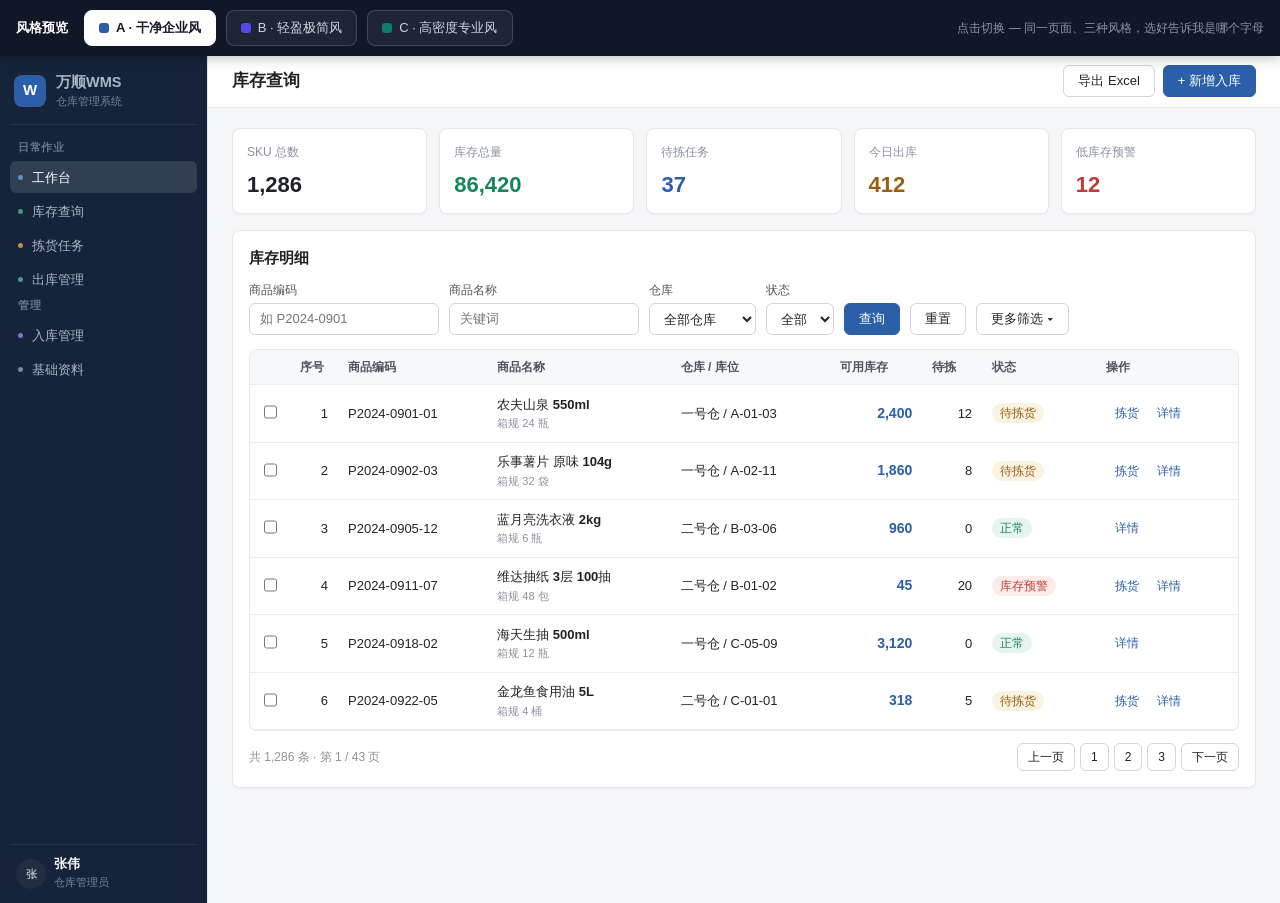
<file: docs/ui-preview.html>
<!doctype html>
<html lang="zh-CN">
<head>
<meta charset="utf-8">
<meta name="viewport" content="width=device-width, initial-scale=1">
<title>风格预览 — 万顺WMS</title>
<style>
/* ============ 变体令牌 ============ */
body[data-variant="a"] {
  /* A · 干净企业风（飞书 / AntD） */
  --bg: #f5f6f8; --panel: #fff; --soft: #f7f8fa;
  --line: #e4e7ec; --line-2: #cfd6de; --row-line: #eceef1;
  --text: #1f2329; --text-2: #4e5561; --muted: #8a919f;
  --accent: #2b5fa8; --accent-dark: #24507e; --accent-soft: #eef4fb;
  --success: #16865a; --success-soft: #e6f4ee;
  --warn: #96600f; --warn-soft: #faf3e2;
  --danger: #bf3b34; --danger-soft: #fbeceb;
  --side: #16233a; --side-text: #aab7c9; --side-act: rgba(255,255,255,.12);
  --r-s: 6px; --r-m: 8px; --r-l: 10px;
  --h: 32px; --h-s: 28px;
  --shadow: 0 1px 2px rgba(16,24,40,.04);
  --radius-avatar: 8px;
  --gap-page: 16px; --pad-panel: 16px; --cell-y: 8px;
}
body[data-variant="b"] {
  /* B · 轻盈极简风（Linear / Vercel） */
  --bg: #fafafa; --panel: #fff; --soft: #f6f6f7;
  --line: #ebebee; --line-2: #e0e0e3; --row-line: #f0f0f2;
  --text: #17171c; --text-2: #55555e; --muted: #9b9ba4;
  --accent: #5148e6; --accent-dark: #4038c7; --accent-soft: #eeedfd;
  --success: #12946b; --success-soft: #e7f6f0;
  --warn: #a06514; --warn-soft: #faf3e4;
  --danger: #d5382f; --danger-soft: #fdeeed;
  --side: #ffffff; --side-text: #6b6b76; --side-act: #f0f0f2;
  --r-s: 8px; --r-m: 10px; --r-l: 14px;
  --h: 34px; --h-s: 30px;
  --shadow: 0 1px 3px rgba(20,20,25,.05), 0 6px 24px rgba(20,20,25,.04);
  --radius-avatar: 10px;
  --gap-page: 20px; --pad-panel: 20px; --cell-y: 10px;
}
body[data-variant="c"] {
  /* C · 高密度专业风（金融终端 / 精修表格） */
  --bg: #eef0f3; --panel: #fff; --soft: #f4f6f8;
  --line: #dfe3e8; --line-2: #c9d0d9; --row-line: #e8ebef;
  --text: #1a2129; --text-2: #454e59; --muted: #7d8794;
  --accent: #0e7d6c; --accent-dark: #0a6557; --accent-soft: #e5f3f0;
  --success: #0e7d6c; --success-soft: #e5f3f0;
  --warn: #94610c; --warn-soft: #faf3e1;
  --danger: #b03a30; --danger-soft: #fbecea;
  --side: #101820; --side-text: #8d9aa8; --side-act: rgba(78,140,184,.22);
  --r-s: 3px; --r-m: 4px; --r-l: 6px;
  --h: 28px; --h-s: 24px;
  --shadow: none;
  --radius-avatar: 4px;
  --gap-page: 12px; --pad-panel: 12px; --cell-y: 5px;
}

* { box-sizing: border-box; }
body {
  margin: 0; color: var(--text); background: var(--bg);
  font: 14px/1.5 -apple-system, BlinkMacSystemFont, "Segoe UI", "PingFang SC", "Microsoft YaHei", sans-serif;
  transition: background .2s ease;
}
button, input { font: inherit; }

/* ============ 风格切换条 ============ */
.picker {
  position: sticky; top: 0; z-index: 99;
  display: flex; align-items: center; gap: 10px;
  padding: 10px 16px;
  background: #101828; color: #fff;
  box-shadow: 0 2px 12px rgba(0,0,0,.25);
}
.picker strong { font-size: 13px; margin-right: 6px; }
.picker button {
  display: inline-flex; align-items: center; gap: 7px;
  padding: 7px 14px; border-radius: 8px;
  border: 1px solid rgba(255,255,255,.16);
  background: rgba(255,255,255,.06); color: #cdd5df;
  font-size: 13px; cursor: pointer;
}
.picker button .dot { width: 10px; height: 10px; border-radius: 3px; }
.picker button.on { background: #fff; color: #101828; border-color: #fff; font-weight: 600; }
.picker .tip { margin-left: auto; font-size: 12px; color: #8b95a5; }

/* ============ 布局 ============ */
.app { display: grid; grid-template-columns: 208px minmax(0,1fr); min-height: calc(100vh - 53px); }
.sidebar {
  display: flex; flex-direction: column;
  padding: 16px 10px 12px;
  color: var(--side-text); background: var(--side);
  border-right: 1px solid var(--line);
}
.brand { display: flex; align-items: center; gap: 10px; padding: 0 4px 14px; border-bottom: 1px solid var(--line); }
.brand .mark {
  display: grid; place-items: center; width: 32px; height: 32px;
  background: var(--accent); color: #fff; border-radius: var(--radius-avatar);
  font-weight: 700; font-size: 15px;
}
body[data-variant="b"] .brand .mark { color: #fff; }
.brand strong { font-size: 14.5px; font-weight: 600; }
body[data-variant="b"] .brand strong { color: var(--text); }
body[data-variant="b"] .brand { border-color: var(--line); }
body[data-variant="a"] .brand, body[data-variant="c"] .brand { border-color: rgba(255,255,255,.08); }
.brand small { display: block; font-size: 11px; font-weight: 400; opacity: .65; }
.nav { flex: 1; margin-top: 14px; display: grid; gap: 2px; align-content: start; }
.nav-title { margin: 0 0 4px 8px; font-size: 11px; font-weight: 600; letter-spacing: .06em; text-transform: uppercase; opacity: .55; }
.nav button {
  display: flex; align-items: center; gap: 9px; width: 100%;
  min-height: 32px; padding: 5px 8px;
  border: 0; border-radius: var(--r-s); background: transparent;
  color: inherit; font-size: 13px; text-align: left; cursor: pointer;
}
.nav button:hover { background: rgba(127,127,127,.12); }
.nav button.on { background: var(--side-act); color: var(--text); font-weight: 500; }
body[data-variant="a"] .nav button.on, body[data-variant="c"] .nav button.on { color: #fff; }
body[data-variant="b"] .nav button.on { color: var(--accent); background: var(--accent-soft); }
.nav .dot { width: 5px; height: 5px; border-radius: 50%; background: currentColor; opacity: .8; }
.side-user {
  display: flex; align-items: center; gap: 8px;
  padding: 12px 6px 0; border-top: 1px solid var(--line);
}
body[data-variant="a"] .side-user, body[data-variant="c"] .side-user { border-color: rgba(255,255,255,.08); }
.avatar {
  display: grid; place-items: center; width: 30px; height: 30px; border-radius: 50%;
  background: rgba(127,127,127,.18); font-size: 12px; font-weight: 600;
}
body[data-variant="a"] .avatar, body[data-variant="c"] .avatar { color: #fff; }
body[data-variant="b"] .avatar { color: var(--text-2); }
.side-user div { line-height: 1.25; min-width: 0; }
.side-user strong { display: block; font-size: 12.5px; font-weight: 600; color: var(--text); }
body[data-variant="a"] .side-user strong, body[data-variant="c"] .side-user strong { color: #fff; }
.side-user span { font-size: 11px; opacity: .65; }

main { min-width: 0; }
.topbar {
  min-height: 52px; padding: 0 24px;
  display: flex; align-items: center; justify-content: space-between; gap: 12px;
  background: var(--panel); border-bottom: 1px solid var(--line);
}
.topbar h2 { margin: 0; font-size: 17px; font-weight: 650; }
.top-actions { display: flex; gap: 8px; }
.page { padding: 20px 24px 40px; display: grid; gap: var(--gap-page); align-content: start; }

.panel {
  background: var(--panel); border: 1px solid var(--line);
  border-radius: var(--r-m); box-shadow: var(--shadow);
  padding: var(--pad-panel);
}
.panel h3 { margin: 0 0 12px; font-size: 15px; font-weight: 650; }
.metrics { display: grid; grid-template-columns: repeat(5, 1fr); gap: 12px; }
.metric {
  padding: 12px 14px; min-height: 78px;
  background: var(--panel); border: 1px solid var(--line);
  border-radius: var(--r-m); box-shadow: var(--shadow);
}
.metric span { font-size: 12px; color: var(--muted); }
.metric strong { display: block; margin-top: 6px; font-size: 22px; font-weight: 650; font-variant-numeric: tabular-nums; }
.metric.t1 strong { color: var(--accent); } .metric.t2 strong { color: var(--success); }
.metric.t3 strong { color: var(--warn); } .metric.t4 strong { color: var(--danger); }

/* ============ 控件 ============ */
.bar { display: flex; align-items: flex-end; gap: 10px; flex-wrap: wrap; }
.bar label { display: grid; gap: 4px; font-size: 12px; color: var(--text-2); }
input, select {
  min-height: var(--h); padding: 5px 10px; font-size: 13px;
  color: var(--text); background: var(--panel);
  border: 1px solid var(--line-2); border-radius: var(--r-s); outline: none;
}
input:focus, select:focus { border-color: var(--accent); box-shadow: 0 0 0 3px color-mix(in srgb, var(--accent) 16%, transparent); }
.btn {
  display: inline-flex; align-items: center; justify-content: center;
  min-height: var(--h); padding: 0 14px;
  border: 1px solid var(--line-2); border-radius: var(--r-s);
  background: var(--panel); color: var(--text);
  font-size: 13px; font-weight: 500; cursor: pointer; white-space: nowrap;
}
.btn:hover { background: var(--soft); }
.btn.primary { background: var(--accent); border-color: var(--accent); color: #fff; }
.btn.primary:hover { background: var(--accent-dark); }
.btn.sm { min-height: var(--h-s); padding: 0 10px; font-size: 12px; }
.btn.text { border-color: transparent; background: transparent; color: var(--accent); padding: 0 8px; }
.btn.text:hover { background: var(--accent-soft); }

/* ============ 表格 ============ */
.tablewrap { border: 1px solid var(--line); border-radius: var(--r-m); overflow: hidden; margin-top: 14px; }
table { width: 100%; border-collapse: collapse; font-size: 13px; }
th, td { padding: var(--cell-y) 10px; text-align: left; border-bottom: 1px solid var(--row-line); }
th { font-size: 12px; font-weight: 600; color: var(--text-2); background: var(--soft); white-space: nowrap; }
body[data-variant="c"] th, body[data-variant="c"] td { border-right: 1px solid var(--row-line); }
body[data-variant="c"] th:last-child, body[data-variant="c"] td:last-child { border-right: 0; }
body[data-variant="c"] tbody tr:last-child td { border-bottom: 0; }
tbody tr:hover { background: color-mix(in srgb, var(--accent) 4%, var(--panel)); }
td.num { text-align: right; font-variant-numeric: tabular-nums; }
td .name { font-weight: 550; }
td .sub { display: block; margin-top: 1px; font-size: 11px; color: var(--muted); }
.qty { font-size: 14px; font-weight: 650; color: var(--accent); font-variant-numeric: tabular-nums; }
.badge { display: inline-block; padding: 1px 8px; border-radius: 999px; font-size: 12px; font-weight: 500; }
.badge.w { color: var(--warn); background: var(--warn-soft); }
.badge.s { color: var(--success); background: var(--success-soft); }
.badge.d { color: var(--danger); background: var(--danger-soft); }
.pagination { display: flex; justify-content: space-between; align-items: center; margin-top: 12px; font-size: 12px; color: var(--muted); }
.pagination .pg { display: flex; gap: 5px; }
.vh { display: none; }
</style>
</head>
<body data-variant="a">

<div class="picker">
  <strong>风格预览</strong>
  <button data-v="a" class="on"><span class="dot" style="background:#2b5fa8"></span>A · 干净企业风</button>
  <button data-v="b"><span class="dot" style="background:#5148e6"></span>B · 轻盈极简风</button>
  <button data-v="c"><span class="dot" style="background:#0e7d6c"></span>C · 高密度专业风</button>
  <span class="tip">点击切换 — 同一页面、三种风格，选好告诉我是哪个字母</span>
</div>

<div class="app">
  <aside class="sidebar">
    <div class="brand"><span class="mark">W</span><div><strong>万顺WMS</strong><small>仓库管理系统</small></div></div>
    <nav class="nav">
      <div class="nav-title">日常作业</div>
      <button class="on"><span class="dot" style="background:#69a5f9"></span>工作台</button>
      <button><span class="dot" style="background:#47bd86"></span>库存查询</button>
      <button><span class="dot" style="background:#f0ab4b"></span>拣货任务</button>
      <button><span class="dot" style="background:#48b8ba"></span>出库管理</button>
      <div class="nav-title">管理</div>
      <button><span class="dot" style="background:#a487f1"></span>入库管理</button>
      <button><span class="dot" style="background:#91a5b8"></span>基础资料</button>
    </nav>
    <div class="side-user"><span class="avatar">张</span><div><strong>张伟</strong><span>仓库管理员</span></div></div>
  </aside>

  <main>
    <header class="topbar">
      <h2>库存查询</h2>
      <div class="top-actions">
        <button class="btn">导出 Excel</button>
        <button class="btn primary">+ 新增入库</button>
      </div>
    </header>
    <section class="page">

      <div class="metrics">
        <div class="metric"><span>SKU 总数</span><strong>1,286</strong></div>
        <div class="metric t2"><span>库存总量</span><strong>86,420</strong></div>
        <div class="metric t1"><span>待拣任务</span><strong>37</strong></div>
        <div class="metric t3"><span>今日出库</span><strong>412</strong></div>
        <div class="metric t4"><span>低库存预警</span><strong>12</strong></div>
      </div>

      <div class="panel">
        <h3>库存明细</h3>
        <div class="bar">
          <label>商品编码<input placeholder="如 P2024-0901"></label>
          <label>商品名称<input placeholder="关键词"></label>
          <label>仓库<select><option>全部仓库</option><option>上海一号仓</option></select></label>
          <label>状态<select><option>全部</option><option>正常</option><option>预警</option></select></label>
          <button class="btn primary">查询</button>
          <button class="btn">重置</button>
          <button class="btn">更多筛选 ▾</button>
        </div>

        <div class="tablewrap">
          <table>
            <thead><tr>
              <th style="width:36px"></th><th style="width:48px">序号</th><th>商品编码</th>
              <th>商品名称</th><th>仓库 / 库位</th><th class="num">可用库存</th>
              <th class="num">待拣</th><th>状态</th><th>操作</th>
            </tr></thead>
            <tbody>
              <tr><td><input type="checkbox"></td><td class="num">1</td><td>P2024-0901-01</td>
                <td><span class="name">农夫山泉 550ml</span><span class="sub">箱规 24 瓶</span></td>
                <td>一号仓 / A-01-03</td><td class="num qty">2,400</td><td class="num">12</td>
                <td><span class="badge w">待拣货</span></td>
                <td><button class="btn sm text">拣货</button><button class="btn sm text">详情</button></td></tr>
              <tr><td><input type="checkbox"></td><td class="num">2</td><td>P2024-0902-03</td>
                <td><span class="name">乐事薯片 原味 104g</span><span class="sub">箱规 32 袋</span></td>
                <td>一号仓 / A-02-11</td><td class="num qty">1,860</td><td class="num">8</td>
                <td><span class="badge w">待拣货</span></td>
                <td><button class="btn sm text">拣货</button><button class="btn sm text">详情</button></td></tr>
              <tr><td><input type="checkbox"></td><td class="num">3</td><td>P2024-0905-12</td>
                <td><span class="name">蓝月亮洗衣液 2kg</span><span class="sub">箱规 6 瓶</span></td>
                <td>二号仓 / B-03-06</td><td class="num qty">960</td><td class="num">0</td>
                <td><span class="badge s">正常</span></td>
                <td><button class="btn sm text">详情</button></td></tr>
              <tr><td><input type="checkbox"></td><td class="num">4</td><td>P2024-0911-07</td>
                <td><span class="name">维达抽纸 3层 100抽</span><span class="sub">箱规 48 包</span></td>
                <td>二号仓 / B-01-02</td><td class="num qty">45</td><td class="num">20</td>
                <td><span class="badge d">库存预警</span></td>
                <td><button class="btn sm text">拣货</button><button class="btn sm text">详情</button></td></tr>
              <tr><td><input type="checkbox"></td><td class="num">5</td><td>P2024-0918-02</td>
                <td><span class="name">海天生抽 500ml</span><span class="sub">箱规 12 瓶</span></td>
                <td>一号仓 / C-05-09</td><td class="num qty">3,120</td><td class="num">0</td>
                <td><span class="badge s">正常</span></td>
                <td><button class="btn sm text">详情</button></td></tr>
              <tr><td><input type="checkbox"></td><td class="num">6</td><td>P2024-0922-05</td>
                <td><span class="name">金龙鱼食用油 5L</span><span class="sub">箱规 4 桶</span></td>
                <td>二号仓 / C-01-01</td><td class="num qty">318</td><td class="num">5</td>
                <td><span class="badge w">待拣货</span></td>
                <td><button class="btn sm text">拣货</button><button class="btn sm text">详情</button></td></tr>
            </tbody>
          </table>
        </div>
        <div class="pagination">
          <span>共 1,286 条 · 第 1 / 43 页</span>
          <div class="pg"><button class="btn sm">上一页</button><button class="btn sm">1</button><button class="btn sm">2</button><button class="btn sm">3</button><button class="btn sm">下一页</button></div>
        </div>
      </div>

    </section>
  </main>
</div>

<script>
document.querySelectorAll('.picker button').forEach(function (b) {
  b.addEventListener('click', function () {
    document.body.dataset.variant = b.dataset.v;
    document.querySelectorAll('.picker button').forEach(function (x) { x.classList.toggle('on', x === b); });
  });
});
</script>
</body>
</html>
</file>
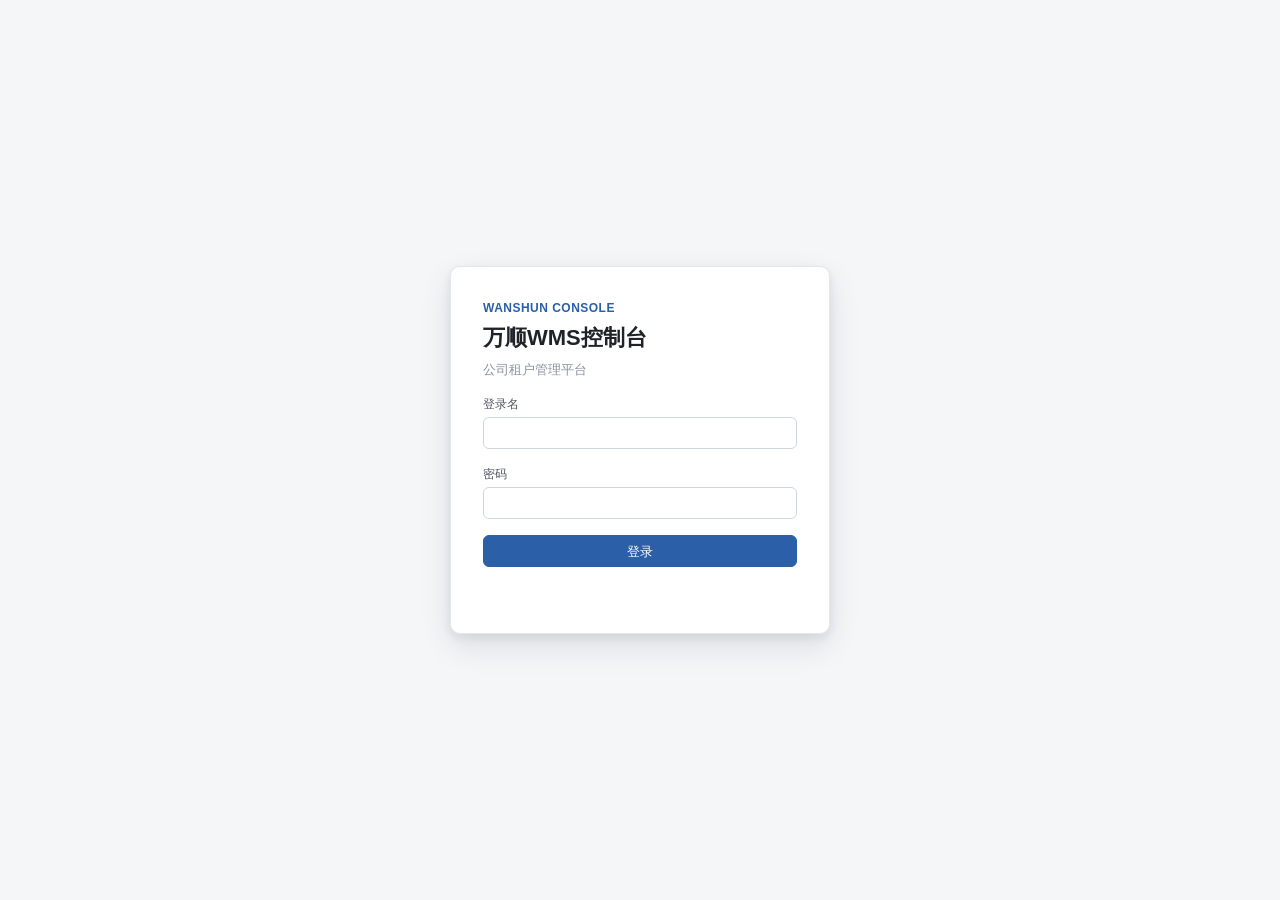
<file: static/console.html>
<!doctype html>
<html lang="zh-CN">
<head>
  <meta charset="utf-8">
  <meta name="viewport" content="width=device-width, initial-scale=1">
  <title>万顺WMS控制台</title>
  <link rel="stylesheet" href="styles.css">
</head>
<body>
<div id="loginView" class="login-view hidden">
  <form id="loginForm" class="login-panel">
    <div>
      <p class="eyebrow">Wanshun Console</p>
      <h1>万顺WMS控制台</h1>
      <p class="login-company">公司租户管理平台</p>
    </div>
    <label>登录名<input name="username" autocomplete="username" required></label>
    <label>密码<input name="password" type="password" autocomplete="current-password" required></label>
    <button class="btn primary" type="submit">登录</button>
    <p id="loginError" class="form-error"></p>
  </form>
</div>

<div id="appView" class="app-shell hidden">
  <aside class="sidebar">
    <div class="brand-workspace">
      <div class="brand">
        <span class="brand-mark">W</span>
        <span class="brand-copy">
          <strong>万顺控制台</strong>
          <span class="console-sub">公司租户管理</span>
        </span>
      </div>
    </div>
    <nav id="nav"></nav>
    <div class="sidebar-user">
      <span id="userAvatar" class="user-avatar"></span>
      <span class="user-copy">
        <strong id="userName"></strong>
        <span>平台管理员</span>
      </span>
      <div class="sidebar-actions">
        <button id="passwordButton" class="btn ghost small" type="button">修改密码</button>
        <button id="logoutButton" class="btn ghost small" type="button">退出</button>
      </div>
    </div>
  </aside>
  <main>
    <header class="topbar">
      <h2 id="pageTitle">公司管理</h2>
    </header>
    <section id="page"></section>
  </main>
</div>

<div id="toast" class="toast hidden"></div>
<script src="console.js"></script>
</body>
</html>
</file>
<file: static/styles.css>
/* ==========================================================================
   万顺WMS — 设计令牌
   间距 4px 栅格 / 圆角 4·6·10 三档 / 控件高 28(紧凑)·32(常规) / 字号 11·12·13·14
   ========================================================================== */
:root {
  /* 灰阶 */
  --bg: #f5f6f8;
  --panel: #ffffff;
  --panel-soft: #f7f8fa;
  --line: #e4e7ec;
  --line-strong: #cfd6de;
  --table-line: #eceef1;
  --text: #1f2329;
  --text-2: #4e5561;
  --muted: #8a919f;

  /* 深色侧栏 */
  --sidebar: #16233a;
  --sidebar-soft: #1d2c47;
  --sidebar-text: #aab7c9;

  /* 品牌与语义色 */
  --primary: #2b5fa8;
  --primary-light: #eef4fb;
  --primary-dark: #24507e;
  --accent: #0f8b8d;
  --violet: #6941c6;
  --amber: #b76e00;
  --success: #16865a;
  --danger: #bf3b34;
  --warning: #96600f;
  --focus: rgba(43, 95, 168, .18);

  /* 圆角与投影 */
  --radius-sm: 4px;
  --radius-md: 6px;
  --radius-lg: 10px;
  --shadow: 0 1px 2px rgba(16, 24, 40, .04);
  --shadow-strong: 0 4px 10px rgba(16, 24, 40, .08), 0 12px 32px rgba(16, 24, 40, .10);

  /* 控件高度 */
  --h-control: 32px;
  --h-control-sm: 28px;
}

/* ==========================================================================
   基础
   ========================================================================== */
* { box-sizing: border-box; }
body {
  margin: 0;
  color: var(--text);
  background: var(--bg);
  font: 14px/1.5 -apple-system, BlinkMacSystemFont, "Segoe UI", "PingFang SC", "Microsoft YaHei", sans-serif;
}
button, input, select, textarea { font: inherit; }
.hidden { display: none !important; }

/* ==========================================================================
   登录页
   ========================================================================== */
.login-view {
  min-height: 100vh;
  display: grid;
  place-items: center;
  padding: 24px;
  background: var(--bg);
}
.login-panel {
  width: min(380px, 100%);
  padding: 32px;
  background: var(--panel);
  border: 1px solid var(--line);
  border-radius: var(--radius-lg);
  box-shadow: var(--shadow-strong);
  display: grid;
  gap: 16px;
}
.eyebrow {
  margin: 0 0 4px;
  color: var(--primary);
  font-size: 12px;
  font-weight: 600;
  text-transform: uppercase;
  letter-spacing: .04em;
}
.login-panel h1 { margin: 0; font-size: 22px; font-weight: 650; }
.login-company {
  margin: 6px 0 0;
  color: var(--muted);
  font-size: 13px;
  font-weight: 500;
}

/* ==========================================================================
   壳层：侧栏 + 主区
   ========================================================================== */
.app-shell {
  min-height: 100vh;
  display: grid;
  grid-template-columns: 208px minmax(0, 1fr);
}
.sidebar {
  position: sticky;
  top: 0;
  height: 100vh;
  display: flex;
  flex-direction: column;
  padding: 16px 10px 12px;
  color: var(--sidebar-text);
  background: var(--sidebar);
}
.brand-workspace {
  position: relative;
  margin: 0 0 14px;
  padding: 2px 4px 12px;
  border-bottom: 1px solid rgba(255, 255, 255, .08);
}
.brand {
  display: flex;
  align-items: flex-start;
  gap: 10px;
}
.brand-mark {
  display: grid;
  place-items: center;
  width: 32px;
  height: 32px;
  flex: 0 0 32px;
  color: #fff;
  background: var(--primary);
  border-radius: var(--radius-md);
  font-size: 16px;
  font-weight: 700;
}
.brand-copy {
  display: grid;
  gap: 4px;
  min-width: 0;
  line-height: 1.2;
}
.brand-copy > strong {
  color: #fff;
  font-size: 15px;
  font-weight: 600;
}
.console-sub { color: #7e8ca3; font-size: 11px; }

/* 项目切换器 */
.project-switcher {
  display: flex;
  align-items: center;
  gap: 6px;
  width: 100%;
  max-width: 100%;
  min-height: var(--h-control-sm);
  padding: 3px 8px;
  color: #c2cedd;
  background: rgba(255, 255, 255, .05);
  border: 1px solid rgba(255, 255, 255, .12);
  border-radius: var(--radius-md);
  font-size: 12px;
  font-weight: 500;
  text-align: left;
  cursor: pointer;
  transition: background .15s ease, border-color .15s ease, color .15s ease;
}
.project-switcher:hover,
.project-switcher[aria-expanded="true"] {
  color: #fff;
  background: rgba(255, 255, 255, .10);
  border-color: rgba(255, 255, 255, .22);
}
.project-switcher:focus-visible {
  outline: 2px solid rgba(122, 170, 225, .55);
  outline-offset: 1px;
}
.project-switcher.empty #projectSwitcherName { color: #7e8ca3; }
#projectSwitcherName {
  flex: 1 1 auto;
  min-width: 0;
  overflow: hidden;
  line-height: 1.2;
  text-overflow: ellipsis;
  white-space: nowrap;
}
.switcher-arrow {
  flex: 0 0 auto;
  color: #8ba0ba;
  transition: transform .15s ease;
}
.project-switcher[aria-expanded="true"] .switcher-arrow { transform: rotate(180deg); }

.project-menu {
  position: absolute;
  left: 47px;
  right: auto;
  width: calc(100% - 47px);
  max-width: calc(100% - 47px);
  top: calc(100% + 4px);
  z-index: 35;
  overflow: hidden;
  max-height: 236px;
  padding: 4px;
  color: #d7e0ec;
  background: #1c2c48;
  border: 1px solid rgba(255, 255, 255, .10);
  border-radius: 8px;
  box-shadow: var(--shadow-strong);
}
.project-menu-head {
  display: flex;
  align-items: center;
  justify-content: space-between;
  gap: 8px;
  padding: 5px 7px 7px;
  color: #7e8ca3;
  border-bottom: 1px solid rgba(255, 255, 255, .08);
  font-size: 11px;
  font-weight: 600;
}
.project-menu-list {
  max-height: 185px;
  overflow-y: auto;
  padding-right: 2px;
}
.project-option {
  display: grid;
  grid-template-columns: minmax(0, 1fr) 14px;
  align-items: center;
  gap: 7px;
  width: 100%;
  min-height: 30px;
  padding: 4px 7px;
  color: #c9d5e4;
  background: transparent;
  border: 0;
  border-radius: var(--radius-md);
  font-size: 12px;
  text-align: left;
  cursor: pointer;
}
.project-option:hover { color: #fff; background: rgba(255, 255, 255, .08); }
.project-option.active {
  color: #fff;
  background: var(--primary);
}
.project-option-name {
  overflow: hidden;
  text-overflow: ellipsis;
  white-space: nowrap;
}
.project-option-check {
  color: transparent;
  font-size: 11px;
  text-align: right;
}
.project-option.active .project-option-check { color: #cfe2f8; }
.project-menu-list::-webkit-scrollbar { width: 5px; }
.project-menu-list::-webkit-scrollbar-thumb {
  background: rgba(126, 169, 214, .45);
  border-radius: 999px;
}

/* 导航 */
.sidebar nav {
  flex: 1;
  display: grid;
  gap: 14px;
  align-content: start;
  margin-top: 2px;
}
.nav-group { display: grid; gap: 2px; }
.nav-title {
  margin: 0 7px 4px;
  color: #66748c;
  font-size: 11px;
  font-weight: 600;
  letter-spacing: .06em;
  text-transform: uppercase;
}
.sidebar nav button {
  width: 100%;
  min-height: 32px;
  padding: 5px 8px;
  display: flex;
  align-items: center;
  gap: 8px;
  border: 0;
  border-radius: var(--radius-md);
  color: #b6c2d4;
  background: transparent;
  font-size: 13px;
  text-align: left;
  cursor: pointer;
  transition: background .15s ease, color .15s ease;
}
.sidebar nav button:hover { background: rgba(255, 255, 255, .07); color: #fff; }
.sidebar nav button.active { background: rgba(255, 255, 255, .12); color: #fff; font-weight: 500; }
.sidebar nav button:focus-visible {
  outline: 2px solid rgba(122, 170, 225, .55);
  outline-offset: -1px;
}
.nav-dot { width: 5px; height: 5px; flex: 0 0 5px; border-radius: 50%; background: currentColor; opacity: .8; }
button[data-tone="blue"] .nav-dot { background: #69a5f9; }
button[data-tone="green"] .nav-dot { background: #47bd86; }
button[data-tone="amber"] .nav-dot { background: #f0ab4b; }
button[data-tone="teal"] .nav-dot { background: #48b8ba; }
button[data-tone="cyan"] .nav-dot { background: #45a8d8; }
button[data-tone="violet"] .nav-dot { background: #a487f1; }
button[data-tone="slate"] .nav-dot { background: #91a5b8; }

/* 侧栏用户区 */
.sidebar-user {
  display: grid;
  grid-template-columns: 30px minmax(0, 1fr);
  gap: 8px;
  align-items: center;
  margin: 0 0 6px;
  padding: 10px 6px 0;
  border-top: 1px solid rgba(255, 255, 255, .08);
}
.user-avatar {
  display: grid;
  place-items: center;
  width: 30px;
  height: 30px;
  flex: 0 0 30px;
  color: #fff;
  background: rgba(255, 255, 255, .10);
  border: 1px solid rgba(255, 255, 255, .12);
  border-radius: 50%;
  font-size: 12px;
  font-weight: 600;
}
.user-copy { display: grid; min-width: 0; line-height: 1.25; }
.user-copy strong {
  overflow: hidden;
  color: #fff;
  font-size: 12.5px;
  text-overflow: ellipsis;
  white-space: nowrap;
}
.user-copy span { color: #7e8ca3; font-size: 11px; }
.sidebar-actions {
  grid-column: 1 / -1;
  display: grid;
  grid-template-columns: repeat(2, minmax(0, 1fr));
  gap: 6px;
  margin-top: 10px;
  padding-bottom: 2px;
}
.sidebar-actions .btn {
  min-height: 26px;
  padding: 3px 6px;
  font-size: 12px;
  text-align: center;
}

/* ==========================================================================
   主区：顶栏 + 页面
   ========================================================================== */
main { min-width: 0; }
.topbar {
  position: sticky;
  top: 0;
  z-index: 6;
  min-height: 52px;
  padding: 0 24px;
  display: flex;
  align-items: center;
  justify-content: space-between;
  background: var(--panel);
  border-bottom: 1px solid var(--line);
}
.topbar h2 { margin: 0; font-size: 17px; font-weight: 650; }
.top-actions { display: flex; align-items: center; gap: 8px; }
#page { padding: 20px 24px 40px; display: grid; gap: 16px; align-content: start; }
#projectSelect { width: 100%; min-height: var(--h-control-sm); }

/* ==========================================================================
   面板与栅格
   ========================================================================== */
.panel {
  padding: 16px;
  background: var(--panel);
  border: 1px solid var(--line);
  border-radius: 8px;
  box-shadow: var(--shadow);
  overflow-x: auto;
}
.panel > h3 { margin: 0 0 12px; font-size: 15px; font-weight: 650; }
.panel-header {
  display: flex;
  align-items: center;
  justify-content: space-between;
  gap: 12px;
  margin-bottom: 12px;
}
.panel-header h3 { margin: 0; font-size: 15px; font-weight: 650; }
.panel-caption { margin: 3px 0 0; color: var(--muted); font-size: 12px; }

.grid-2 { display: grid; grid-template-columns: repeat(2, minmax(220px, 1fr)); gap: 16px; }
.grid-4 { display: grid; grid-template-columns: repeat(4, minmax(130px, 1fr)); gap: 12px; }
.metrics { display: grid; grid-template-columns: repeat(5, minmax(120px, 1fr)); gap: 12px; }
.metric {
  min-height: 80px;
  padding: 12px 14px;
  background: var(--panel);
  border: 1px solid var(--line);
  border-radius: 8px;
}
.metric span { color: var(--muted); font-size: 12px; }
.metric strong {
  display: block;
  margin-top: 6px;
  font-size: 22px;
  font-weight: 650;
  font-variant-numeric: tabular-nums;
}
.metric.tone-blue strong { color: var(--primary); }
.metric.tone-green strong { color: var(--success); }
.metric.tone-amber strong { color: var(--amber); }
.metric.tone-violet strong { color: var(--violet); }
.metric.tone-teal strong { color: var(--accent); }

/* ==========================================================================
   表单与输入控件
   ========================================================================== */
form.toolbar {
  display: grid;
  grid-template-columns: repeat(5, minmax(130px, 1fr)) auto;
  gap: 10px;
  align-items: end;
}
.fields { display: grid; gap: 12px; }
.fields-row {
  display: grid;
  grid-template-columns: repeat(4, minmax(140px, 1fr));
  gap: 12px;
}
.fields-row.wide { grid-template-columns: repeat(5, minmax(125px, 1fr)); }
.table-top { margin-top: 12px; }

label {
  display: grid;
  gap: 4px;
  color: var(--text-2);
  font-size: 12px;
}
input, select, textarea {
  width: 100%;
  min-height: var(--h-control);
  padding: 5px 10px;
  color: var(--text);
  background: #fff;
  border: 1px solid var(--line-strong);
  border-radius: var(--radius-md);
  font-size: 13px;
  outline: none;
  transition: border-color .15s ease, box-shadow .15s ease;
}
input::placeholder, textarea::placeholder { color: #a6adb8; }
input:focus, select:focus, textarea:focus {
  border-color: var(--primary);
  box-shadow: 0 0 0 3px var(--focus);
}
textarea { min-height: 96px; resize: vertical; line-height: 1.5; }

.assignment {
  margin-top: 12px;
  display: grid;
  gap: 8px;
  color: var(--muted);
  font-size: 12px;
}
.assignment > div {
  display: flex;
  flex-wrap: wrap;
  gap: 10px;
}
.assignment.disabled > div { opacity: .45; pointer-events: none; }
.assignment .check {
  display: flex;
  align-items: center;
  gap: 5px;
  color: var(--text);
  font-size: 13px;
}
.assignment .check input { width: 15px; min-height: 15px; }

.form-error { min-height: 18px; margin: 0; color: var(--danger); font-size: 12px; }
.form-hint { margin: 0; color: var(--muted); font-size: 12px; }

/* 库存筛选区（紧凑行：28px 控件） */
.filter-panel {
  overflow: visible;
  padding: 12px 16px;
}
.compact-filter {
  display: flex;
  align-items: flex-end;
  gap: 10px;
}
.filter-grid {
  display: grid;
  flex: 1;
  gap: 8px;
  grid-template-columns: repeat(6, minmax(108px, 1fr));
}
.primary-filter-grid label { gap: 3px; font-size: 11px; }
.primary-filter-grid input,
.primary-filter-grid select {
  min-height: var(--h-control-sm);
  padding: 3px 8px;
  font-size: 12.5px;
}
.filter-actions {
  display: flex;
  align-items: flex-end;
  gap: 6px;
  margin: 0;
}
.filter-actions .btn {
  min-height: var(--h-control-sm);
  padding: 4px 12px;
  font-size: 12.5px;
}
.filter-popover { position: relative; }
.filter-popover summary {
  display: inline-flex;
  align-items: center;
  justify-content: center;
  min-height: var(--h-control-sm);
  padding: 4px 10px;
  color: var(--text);
  background: #fff;
  border: 1px solid var(--line-strong);
  border-radius: var(--radius-md);
  font-size: 12.5px;
  list-style: none;
  cursor: pointer;
  transition: background .15s ease, border-color .15s ease;
}
.filter-popover summary::-webkit-details-marker { display: none; }
.filter-popover summary:hover { background: var(--panel-soft); }
.filter-popover[open] summary {
  color: var(--primary);
  border-color: var(--primary);
  box-shadow: 0 0 0 3px var(--focus);
}
.filter-popover-panel {
  position: absolute;
  right: 0;
  top: calc(100% + 7px);
  z-index: 15;
  width: min(620px, calc(100vw - 72px));
  padding: 14px;
  background: #fff;
  border: 1px solid var(--line);
  border-radius: 8px;
  box-shadow: var(--shadow-strong);
  display: grid;
  grid-template-columns: repeat(4, minmax(115px, 1fr));
  gap: 10px;
}
.filter-popover-panel::before {
  content: "";
  position: absolute;
  right: 34px;
  top: -5px;
  width: 9px;
  height: 9px;
  background: #fff;
  border-top: 1px solid var(--line);
  border-left: 1px solid var(--line);
  transform: rotate(45deg);
}
.filter-popover-panel label { gap: 3px; font-size: 11px; }
.filter-popover-panel input,
.filter-popover-panel select {
  min-height: var(--h-control-sm);
  padding: 3px 8px;
  font-size: 12.5px;
}
.result-panel { padding-top: 14px; }
.table-stats { display: flex; flex-wrap: wrap; gap: 6px; margin-top: 8px; }

/* ==========================================================================
   按钮
   ========================================================================== */
.btn {
  display: inline-flex;
  align-items: center;
  justify-content: center;
  min-height: var(--h-control);
  padding: 0 14px;
  border: 1px solid var(--line-strong);
  border-radius: var(--radius-md);
  background: #fff;
  color: var(--text);
  font-size: 13px;
  font-weight: 500;
  cursor: pointer;
  white-space: nowrap;
  transition: background .15s ease, border-color .15s ease, color .15s ease;
}
.btn:hover { background: var(--panel-soft); border-color: #b9c2cd; }
.btn:focus-visible { outline: 2px solid var(--focus); outline-offset: 1px; }
.btn:active { background: #eef0f3; }

.btn.primary {
  background: var(--primary);
  border-color: var(--primary);
  color: #fff;
}
.btn.primary:hover { background: var(--primary-dark); border-color: var(--primary-dark); }
.btn.primary:active { background: #1e456e; }

.btn.success {
  background: var(--success);
  border-color: var(--success);
  color: #fff;
}
.btn.success:hover { background: #127049; border-color: #127049; }

.btn.danger {
  color: var(--danger);
  border-color: #e3c2bf;
}
.btn.danger:hover { background: #fbf1f0; border-color: var(--danger); }

.btn.ghost {
  border-color: rgba(255, 255, 255, .18);
  background: transparent;
  color: var(--sidebar-text);
}
.btn.ghost:hover {
  background: rgba(255, 255, 255, .08);
  border-color: rgba(255, 255, 255, .30);
  color: #fff;
}
.btn.small {
  min-height: var(--h-control-sm);
  padding: 0 10px;
  font-size: 12px;
}
.actions { display: flex; flex-wrap: wrap; gap: 8px; align-items: center; }

/* 分段切换 */
.template-tabs { display: flex; gap: 6px; margin-bottom: 12px; }
.segment {
  display: inline-flex;
  align-items: center;
  min-height: var(--h-control-sm);
  padding: 0 12px;
  border: 1px solid var(--line);
  border-radius: var(--radius-md);
  background: #fff;
  color: var(--text-2);
  font-size: 12.5px;
  cursor: pointer;
  transition: background .15s ease, border-color .15s ease, color .15s ease;
}
.segment:hover { border-color: #b9c2cd; color: var(--text); }
.segment.active {
  background: var(--primary-light);
  border-color: #bcd2ec;
  color: var(--primary);
  font-weight: 550;
}
.view-toggle {
  display: inline-flex;
  gap: 2px;
  padding: 2px;
  background: #eef0f3;
  border-radius: 7px;
  margin-bottom: 8px;
}
.view-toggle button {
  padding: 4px 12px;
  border: 0;
  border-radius: 5px;
  background: transparent;
  color: var(--text-2);
  cursor: pointer;
  font-size: 12.5px;
  transition: background .15s ease, color .15s ease, box-shadow .15s ease;
}
.view-toggle button.active {
  background: #fff;
  color: var(--primary);
  font-weight: 550;
  box-shadow: 0 1px 2px rgba(16, 24, 40, .10);
}

/* ==========================================================================
   表格
   ========================================================================== */
table { width: 100%; border-collapse: collapse; }
th, td {
  padding: 8px 10px;
  border-bottom: 1px solid var(--table-line);
  text-align: left;
  vertical-align: middle;
}
th {
  color: var(--text-2);
  background: var(--panel-soft);
  font-size: 12px;
  font-weight: 600;
  white-space: nowrap;
}
tbody tr:hover { background: #f8fafc; }
.table-wrap { overflow-x: auto; }
.empty { padding: 28px; color: var(--muted); text-align: center; font-size: 13px; }
.nowrap { white-space: nowrap; }
.mono { font-family: ui-monospace, SFMono-Regular, Menlo, monospace; }
.muted { color: var(--muted); }

/* 库存大表 */
.inventory-table-wrap {
  max-height: min(62vh, 700px);
  overflow: auto;
  border: 1px solid var(--line);
  border-radius: 8px;
  background: #fff;
}
table.data-table { border-collapse: separate; border-spacing: 0; }
table.data-table th {
  position: sticky;
  top: 0;
  z-index: 2;
  color: var(--text-2);
  background: var(--panel-soft);
  border-bottom: 1px solid var(--line);
  box-shadow: inset 0 -1px 0 var(--table-line);
}
table.data-table th, table.data-table td { border-bottom: 1px solid var(--table-line); }
table.data-table tbody tr:last-child td { border-bottom: 0; }
table.data-table tbody tr:hover { background: #f7f9fc; }
.inventory-table { min-width: 1560px; }
.inventory-table td, .inventory-table th { padding: 7px 10px; }
.inventory-table th { white-space: nowrap; }
.inventory-table .numeric { text-align: right; font-variant-numeric: tabular-nums; }
.inventory-table .available { color: var(--success); font-weight: 600; }
.inventory-table .product-code { color: var(--primary); font-weight: 550; }
.inventory-table .index-cell { width: 52px; color: var(--muted); text-align: right; font-variant-numeric: tabular-nums; }
.inventory-table .check-cell { width: 42px; text-align: center; }
.inventory-table td small { display: block; margin-top: 1px; color: var(--muted); font-size: 11px; }
.table-check { width: 15px; min-height: 15px; padding: 0; accent-color: var(--primary); }
.inventory-table th.sortable { cursor: pointer; user-select: none; }
.inventory-table th.sortable:hover { background: #eef0f4; color: var(--text); }
.inventory-table th.sort-active { color: var(--primary); background: #e9f0f9; box-shadow: inset 0 -2px 0 var(--primary); }
.sort-mark { margin-left: 4px; font-size: 9px; opacity: .8; }
.inventory-table tbody tr.selected { background: var(--primary-light); }
.inventory-table tbody tr.selected td { box-shadow: inset 0 0 0 1px rgba(43, 95, 168, .12); }
.hidden-sort-key { display: none; }
.cell-title { color: var(--text); font-weight: 550; }
.cell-subtitle { margin-top: 2px; color: var(--muted); font-size: 12px; }
.quantity-title { font-size: 14px; font-weight: 650; color: var(--primary); font-variant-numeric: tabular-nums; }
.row-muted td { color: var(--muted); }
.row-muted .quantity-title { color: var(--muted); }
.status-stack { display: flex; flex-wrap: wrap; gap: 4px; }
.inventory-table td.danger, .inventory-table td.warning, .inventory-table td.success { font-weight: 600; }
.inventory-table td.danger { color: var(--danger); }
.inventory-table td.warning { color: var(--warning); }
.inventory-table td.success { color: var(--success); }

/* ==========================================================================
   徽标与标签
   ========================================================================== */
.badge {
  display: inline-block;
  min-width: 58px;
  padding: 1px 8px;
  border-radius: 999px;
  text-align: center;
  font-size: 12px;
  font-weight: 500;
}
.badge.pending, .badge.pending_picking { color: var(--warning); background: #faf3e2; }
.badge.completed { color: var(--success); background: #e6f4ee; }
.badge.active { color: var(--primary); background: var(--primary-light); }
.badge.success { color: var(--success); background: #e6f4ee; }
.badge.warning { color: var(--warning); background: #faf3e2; }
.badge.disabled { color: var(--danger); background: #fbeceb; }

.chip {
  display: inline-flex;
  align-items: center;
  min-height: 22px;
  padding: 1px 8px;
  color: var(--text-2);
  background: var(--panel-soft);
  border: 1px solid var(--line);
  border-radius: 999px;
  font-size: 12px;
  font-weight: 500;
}
.chip.subtle { color: var(--muted); background: #fafbfc; }
.chip.tone-blue { color: #24518f; background: #e9f1fb; border-color: #d3e3f6; }
.chip.tone-green { color: #166d4a; background: #e8f6ef; border-color: #cde9dc; }
.chip.tone-amber { color: #8a5300; background: #fdf1dd; border-color: #f2ddb4; }
.chip.tone-violet { color: #55389d; background: #f1edfb; border-color: #e0d5f6; }

/* ==========================================================================
   结果提示 / 拣货详情 / 分页 / 浮层
   ========================================================================== */
.result-box {
  padding: 10px 12px;
  border: 1px solid #cde7da;
  border-radius: var(--radius-md);
  background: #f2faf6;
  font-size: 13px;
}
.result-box.error {
  border-color: #f0cfcc;
  background: #fdf3f2;
}
.result-title { display: flex; justify-content: space-between; gap: 10px; font-weight: 600; }

.pick-detail { display: grid; gap: 14px; }
.pick-head {
  display: grid;
  grid-template-columns: repeat(auto-fit, minmax(120px, 1fr));
  gap: 10px;
}

.pagination {
  display: flex;
  align-items: center;
  justify-content: space-between;
  gap: 12px;
  margin-top: 12px;
  color: var(--muted);
  font-size: 12px;
}
.pagination-tools { display: flex; align-items: center; gap: 5px; }
.pagination-tools select { width: 91px; min-height: var(--h-control-sm); font-size: 12px; }
.page-number { min-width: 31px; }
.page-ellipsis { color: var(--muted); }
.pagination .btn[disabled] { opacity: .4; cursor: not-allowed; }

.toast {
  position: fixed;
  right: 20px;
  bottom: 20px;
  z-index: 20;
  max-width: 420px;
  padding: 10px 14px;
  color: #fff;
  background: #2b3240;
  border-radius: 8px;
  box-shadow: var(--shadow-strong);
  font-size: 13px;
}
.toast.error { background: var(--danger); }

.column-panel {
  display: grid;
  grid-template-columns: repeat(2, minmax(120px, 1fr));
  gap: 6px 14px;
  min-width: 280px;
}
.check-line {
  display: flex;
  align-items: center;
  gap: 6px;
  font-size: 13px;
  white-space: nowrap;
}
.check-line input { margin: 0; }

.print-area { display: none; }

/* ==========================================================================
   平台层（控制台）
   ========================================================================== */
.platform-notice {
  max-width: 460px;
  margin: 12vh auto;
  padding: 28px 30px;
  background: #fff;
  border: 1px solid var(--line);
  border-radius: var(--radius-lg);
  text-align: center;
}
.platform-notice h1 { margin: 0 0 10px; font-size: 20px; }
.platform-notice p { margin: 0; color: var(--muted); }
.secret-box {
  display: flex;
  align-items: center;
  gap: 10px;
  padding: 12px 14px;
  border: 1px dashed #d9a940;
  background: #fdf9f0;
  border-radius: var(--radius-md);
}
.secret-box code {
  font-family: ui-monospace, SFMono-Regular, Menlo, monospace;
  font-size: 15px;
  font-weight: 650;
  letter-spacing: .06em;
}
.secret-box .btn { margin-left: auto; }

/* ==========================================================================
   响应式
   ========================================================================== */
@media (max-width: 980px) {
  .app-shell { grid-template-columns: 1fr; }
  .sidebar { position: static; height: auto; }
  .sidebar nav { display: flex; overflow-x: auto; gap: 4px; }
  .nav-group { display: flex; gap: 4px; }
  .nav-title { display: none; }
  .sidebar button { width: auto; white-space: nowrap; }
  .metrics, .grid-2, .grid-4, .fields-row, form.toolbar, .pick-head {
    grid-template-columns: 1fr;
  }
  .compact-filter { flex-direction: column; align-items: stretch; }
  .filter-grid { grid-template-columns: repeat(2, minmax(0, 1fr)); }
  .filter-actions { justify-content: flex-end; }
  .filter-popover-panel {
    right: -4px;
    width: min(520px, calc(100vw - 52px));
    grid-template-columns: repeat(2, minmax(0, 1fr));
  }
  .topbar { position: static; padding: 12px 16px; flex-wrap: wrap; gap: 10px; }
  #page { padding: 16px 14px 32px; }
  .pagination { align-items: flex-start; flex-direction: column; }
  .inventory-table { min-width: 1320px; }
  main { width: 100%; }
}

/* ==========================================================================
   打印
   ========================================================================== */
@media print {
  body { background: #fff; }
  .app-shell, .toast, .sidebar, .topbar { display: none !important; }
  .print-area {
    display: block;
    padding: 24px;
    color: #000;
  }
  .print-area h1 { margin: 0 0 6px; font-size: 21px; }
  .print-area .meta { margin-bottom: 14px; }
  .print-area .meta span { margin-right: 18px; }
  .print-area table { width: 100%; border-collapse: collapse; }
  .print-area th, .print-area td { border: 1px solid #666; padding: 7px; }
  .print-area th { background: #eee; }
  .print-page { page-break-after: always; }
  .print-page:last-child { page-break-after: auto; }
  .print-footer {
    margin-top: 8px;
    text-align: right;
    font-size: 12px;
    color: #333;
  }
  @page { size: A4; margin: 12mm; }
}

/* ==========================================================================
   仓库信息：层级树 + 勾选批量管理（V8 方案C+）
   ========================================================================== */
.wh-layout { display: grid; grid-template-columns: 300px 1fr; gap: 16px; align-items: start; }
@media (max-width: 960px) { .wh-layout { grid-template-columns: 1fr; } }

.wh-tree { padding: 8px; user-select: none; }
.wh-node { border-radius: 6px; }
.wh-tree-row { display: flex; align-items: center; gap: 6px; padding: 6px 8px; border-radius: 6px; cursor: pointer; font-size: 13px; }
.wh-tree-row:hover { background: var(--panel-soft); }
.wh-tree-row.sel { background: var(--primary-light); color: var(--primary); font-weight: 600; }
.wh-tree-row.lv1 > span:not(.arrow):not(.cnt):not(.wh-dot) { font-weight: 600; }
.wh-tree-row .arrow { width: 12px; color: var(--muted); transition: transform .15s; flex: none; }
.wh-node.open > .wh-tree-row .arrow { transform: rotate(90deg); }
.wh-kids { margin-left: 14px; border-left: 1px dashed var(--line); padding-left: 6px; display: none; }
.wh-node.open > .wh-kids { display: block; }
.wh-tree-row .cnt { margin-left: auto; font-size: 11px; color: var(--muted); }
.wh-dot { width: 7px; height: 7px; border-radius: 50%; background: var(--warning); flex: none; }

.detail-head { display: flex; align-items: flex-start; gap: 14px; padding: 12px 16px; border-bottom: 1px solid var(--table-line); }
.detail-head h3 { margin: 0; font-size: 15px; font-weight: 650; }
.detail-head .form-hint { margin: 2px 0 0; }
.wh-toolbar, .area-chips { display: flex; gap: 8px; align-items: center; padding: 10px 16px; background: var(--panel-soft); border-bottom: 1px solid var(--table-line); flex-wrap: wrap; }
.area-chips { background: var(--panel); }
.area-chip { font-size: 12px; padding: 4px 12px; border: 1px solid var(--line); border-radius: 99px; cursor: pointer; background: var(--panel); }
.area-chip:hover { border-color: var(--primary); color: var(--primary); }

.wh-batchbar { position: sticky; bottom: 14px; margin: 0 16px; display: flex; align-items: center; gap: 10px; background: var(--text); color: #fff; border-radius: 8px; padding: 9px 16px; font-size: 13px; box-shadow: 0 6px 20px rgba(22,35,58,.25); z-index: 4; }
.wh-batchbar .btn { background: rgba(255,255,255,.14); border-color: transparent; color: #fff; }
.wh-batchbar .btn.danger { color: #ffb4ae; }

.wh-mask { position: fixed; inset: 0; background: rgba(22,35,58,.4); display: flex; align-items: center; justify-content: center; z-index: 20; }
.wh-modal { background: var(--panel); border-radius: 10px; width: 540px; max-width: 92vw; max-height: 86vh; overflow: auto; }
.wh-modal-head { display: flex; align-items: center; justify-content: space-between; padding: 14px 18px; border-bottom: 1px solid var(--table-line); font-weight: 650; }
.wh-modal-body { padding: 16px 18px; }
.wh-modal-foot { display: flex; justify-content: flex-end; gap: 8px; padding: 12px 18px; border-top: 1px solid var(--table-line); }
.wh-modal .field label { display: block; font-size: 12px; color: var(--text-2); margin-bottom: 4px; }
.wh-impact { background: #faf3e2; border-radius: 6px; padding: 10px 14px; font-size: 13px; margin-bottom: 10px; }
.wh-result { margin-top: 10px; border-radius: 6px; padding: 10px 12px; font-size: 13px; }
.wh-result.ok { background: #e6f4ee; color: var(--success); }
.wh-result.warn { background: #faf3e2; color: var(--warning); }
.input { font: inherit; padding: 6px 10px; border: 1px solid var(--line); border-radius: 6px; width: 100%; background: var(--panel); }
.input:focus { outline: 2px solid var(--focus); border-color: var(--primary); }
td.center, th.center { text-align: center; }

/* 仓库页级联布局(V8 定稿):标签列 + 大chip + 行动作右对齐 */
.wh-cascade .wh-row { display: flex; align-items: center; gap: 12px; padding: 16px 20px; border-bottom: 1px solid var(--table-line); flex-wrap: wrap; position: relative; }
.wh-row-label { width: 44px; flex: none; color: var(--text-2); font-size: 14px; }
.wh-chipbar { display: flex; gap: 10px; flex-wrap: wrap; }
.wh-chip { font-size: 14px; padding: 7px 18px; border: 1px solid var(--line); border-radius: 8px; cursor: pointer; background: var(--panel); line-height: 1.4; }
.wh-chip:hover { border-color: var(--primary); color: var(--primary); }
.wh-chip.active { background: var(--primary); border-color: var(--primary); color: #fff; }
.wh-chip.active:hover { color: #fff; }
.wh-row-actions { margin-left: auto; display: flex; gap: 8px; }
.wh-row-sub { width: 100%; font-size: 12px; color: var(--muted); padding-left: 56px; margin-top: -4px; }
.btn.outline-danger { border-color: var(--danger); color: var(--danger); background: var(--panel); }
.btn.outline-danger:hover { background: #fbeceb; }
.btn.dashed { border-style: dashed; }
.link-act { color: var(--primary); cursor: pointer; font-size: 13px; margin-right: 10px; }
.link-act:hover { text-decoration: underline; }
.link-act.danger { color: var(--danger); }
.wh-cascade .table-wrap { border-top: none; }
</file>
